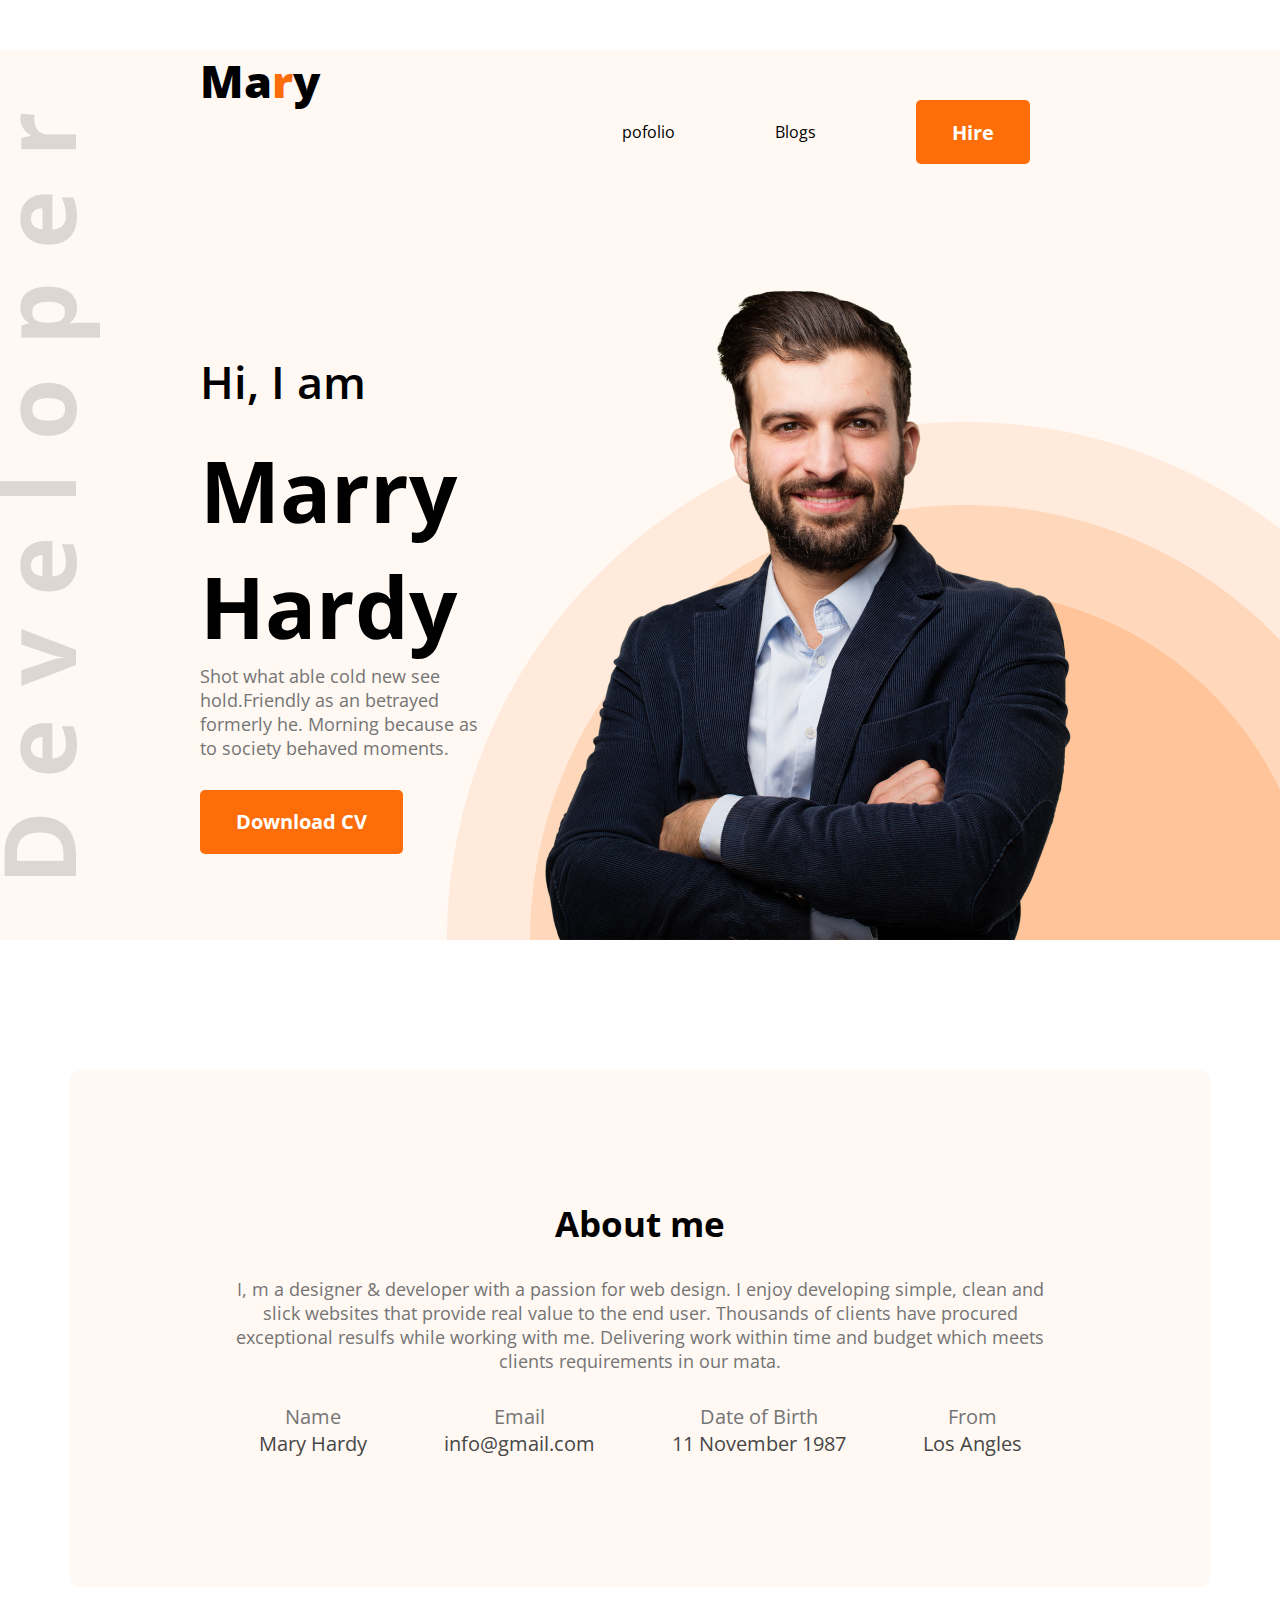
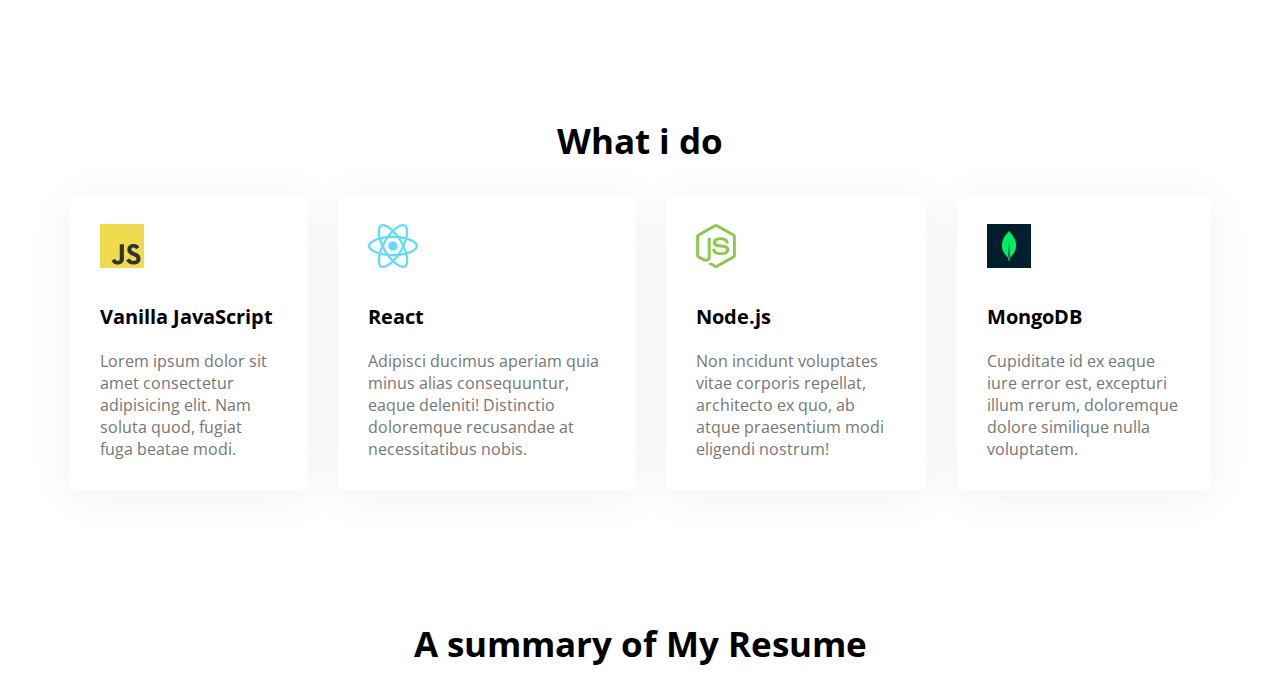
<file: index.html>
<!DOCTYPE html>
<html lang="en">
<head>
    <meta charset="UTF-8">
    <meta http-equiv="X-UA-Compatible" content="IE=edge">
    <meta name="viewport" content="width=device-width, initial-scale=1.0">
    <title>Developer Portfolio</title>
    <link rel="stylesheet" href="styles/portfolio.css">
    <link rel="preconnect" href="https://fonts.googleapis.com">
<link rel="preconnect" href="https://fonts.gstatic.com" crossorigin>
<link href="https://fonts.googleapis.com/css2?family=Open+Sans&display=swap" rel="stylesheet">
<link rel="stylesheet" href="styles/portfolio.css">
</head>
<body>
    <header class="header">
        <nav>
            <h2 class="nav-title">Ma<span class="text-primary">r</span>y</h2>
            <ul>
                <li>pofolio</li>
                <li>Blogs</li>
                <li><button class="btn-primary">Hire</button></li>
            </ul>
        </nav>
      <!-- Header Banner -->
      <div class="banner">
        <div>
            <h3 class="banner-sub-title">Hi, I am</h3>
            <h1 class="banner-title">Marry Hardy</h1>
            <p class="banner-description">Shot what able cold new see hold.Friendly as an betrayed formerly he. Morning because as to society behaved moments.</p>
            <button class="btn-primary">Download CV</button>
        </div>
        <img src="images/hardy.png" alt="">
       
      </div>

    </header>
    <main>
<section class="about">
<h3 class="section-title">About me</h3>
<p class="section-description">I, m a designer & developer with a passion for web design. I enjoy developing simple, clean and slick websites that provide real value to the end user. Thousands of clients have procured exceptional resulfs while working with me. Delivering work within time and budget which meets clients requirements in our mata.</p>
<div class="about-info-container">
    <div class="about-info">
        <p class="info-title">Name</p>
        <p class="info-description">Mary Hardy</p>
    </div>
    <div class="about-info">
        <p class="info-title">Email</p>
        <p class="info-description">info@gmail.com</p>
    </div>
    <div class="about-info">
        <p class="info-title">Date of Birth</p>
        <p class="info-description">11 November 1987</p>
    </div>
    <div class="about-info">
        <p class="info-title">From </p>
        <p class="info-description">Los Angles</p>
    </div>
</div>

</section>
<!-- What I do Section -->
<section class="waht-i-do">
    <h3 class="section-title"> What i do</h3>
    <div class="skill-container">
        <div class="skill">
            <img src="images/icons/js.png" alt="">
            <p class="skill-title">Vanilla JavaScript</p>
            <p class="skill-description">Lorem ipsum dolor sit amet consectetur adipisicing elit. Nam soluta quod, fugiat fuga beatae modi.</p>
        </div>
        <div class="skill">
            <img src="images/icons/react.png" alt="">
            <p class="skill-title">React</p>
            <p class="skill-description">Adipisci ducimus aperiam quia minus alias consequuntur, eaque deleniti! Distinctio doloremque recusandae at necessitatibus nobis.</p>
        </div>
        <div class="skill">
            <img src="images/icons/nodejs.png" alt="">
            <p class="skill-title">Node.js</p>
            <p class="skill-description">Non incidunt voluptates vitae corporis repellat, architecto ex quo, ab atque praesentium modi eligendi nostrum!</p>
        </div>
        <div class="skill">
            <img src="images/icons/mongo.png" alt="">
            <p class="skill-title">MongoDB</p>
            <p class="skill-description">Cupiditate id ex eaque iure error est, excepturi illum rerum, doloremque dolore similique nulla voluptatem.</p>
        </div>
    </div>
</section>
<!-- Resume Section -->
<section class="resunme">
    <h3 class="section-title">A summary of My Resume</h3>
</section>
    </main>
    <footer>

    </footer>
</body>
</html>
</file>
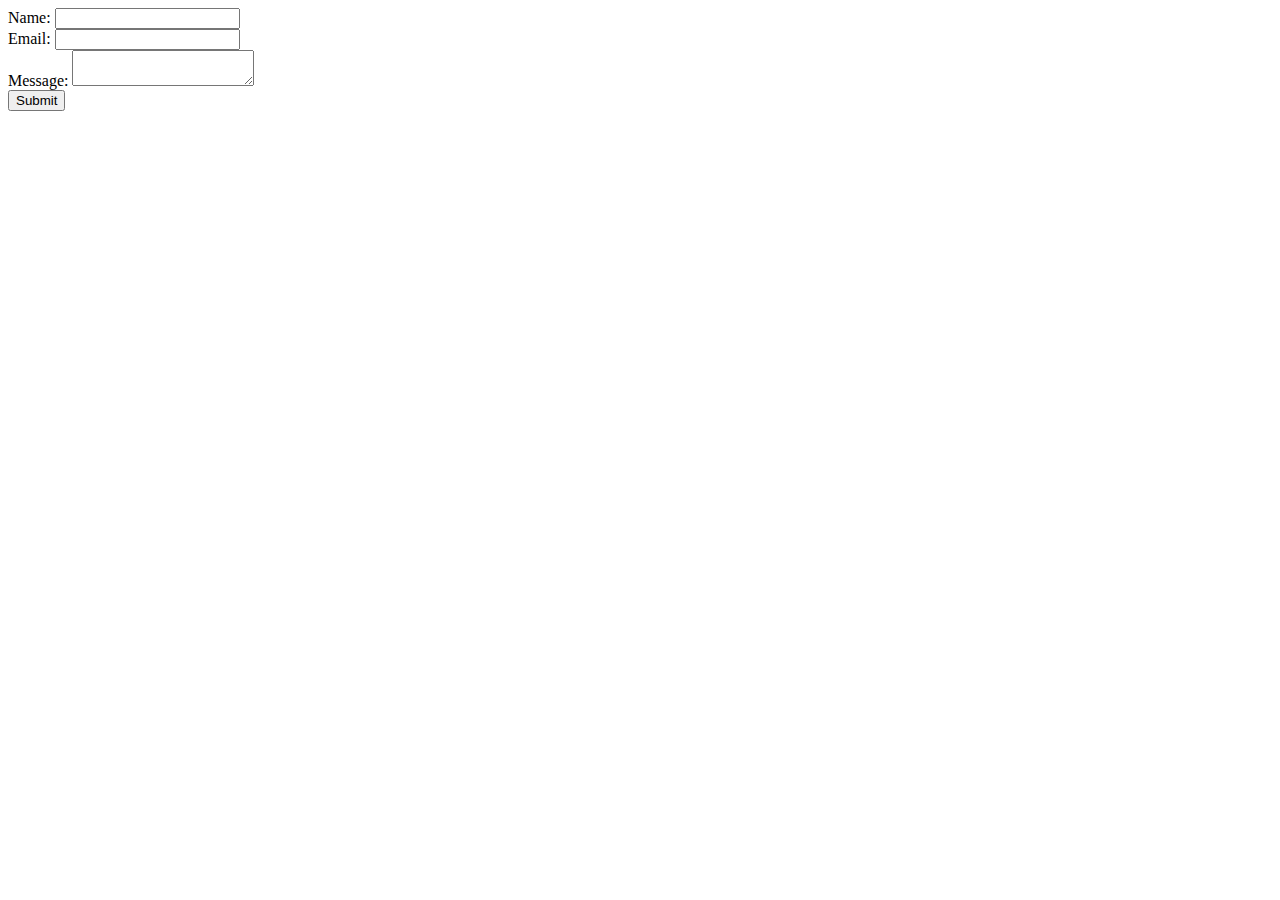
<file: form.html>
<!DOCTYPE html>
<html>
<head>
	<title>Sample Form</title>
</head>
<body>
	<form action="submit-form.php" method="POST">
		<label for="name">Name:</label>
		<input type="text" id="name" name="name" required>
		<br>
		<label for="email">Email:</label>
		<input type="email" id="email" name="email" required>
		<br>
		<label for="message">Message:</label>
		<textarea id="message" name="message" required></textarea>
		<br>
		<input type="submit" value="Submit">
	</form>
</body>
</html>
</file>
<file: styles/portfolio.css>
* {
    margin: 0;
    font-family: 'Open Sans', sans-serif;
}

/* header and nagvigation styles */
.nav-title {
    font-weight: 800;
    font-size: 45px;
}

nav {
    display: flex;
    justify-content: space-between;
    margin: 50px 200px;
}

.text-primary {
    color: #FD6E0A;
}

nav li {
    list-style: none;
    margin: 50px;
}

nav ul {
    display: flex;
    align-items: center;

}

.btn-primary {

    height: 64px;
    background: #FD6E0A;
    border-radius: 5px;
    color: #FFFFFF;
    font-weight: 700;
    font-size: 20px;
    border: 0;
    padding: 18px 36px;
}

/* Banner Style */
.banner {
    display: flex;
    margin: 0 200px;
    align-items: center;
}

.banner-title {
    font-weight: 700;
    font-size: 85px;

}

.banner-sub-title {
    font-weight: 600;
    font-size: 45px;
    margin-bottom: 20px;
}

.banner-description {
    font-size: 18px;
    color: #757575;
    margin-bottom: 30px;
}

.header {
    background: #FFF8F3;
    background-image: url(../images/header_bg.png), url(../images/developer.png);
    background-position: bottom right, left;
    background-repeat: no-repeat;
}

/* main section */
main {
    max-width: 1140px;
    margin: 0 auto;
}
section {
    margin-top: 130px;
}

/* about section styles */
.about {
   
    background: #FFF8F3;
    border-radius: 10px;
    padding: 130px 150px;
    text-align: center;
  

}
.about-info-container{
    display: flex;
    justify-content: space-around;
}
.about .info-title{
    color: #757575;
    font-size: 20px;
}
.info-description{
    color: #474747;
    font-size: 20px;
}

.section-title {
    text-align: center;
    margin-bottom: 30px;
    font-weight: 700;
    font-size: 35px;



}

.section-description {
    font-size: 18px;
    margin-bottom: 30px;
    color: #757575;
}
/* What I do styles */

.skill{
    background: #FFFFFF;
    box-shadow: 0px 6px 50px rgba(0, 0, 0, 0.06);
    border-radius: 5px;
    padding: 30px;
}
.skill-container{
    display: flex;
    gap: 30px;
   
}
.skill-title{
    font-weight: 700;
    font-size: 20px;
    margin-top: 30px;
    margin-bottom: 20px;
}
.skill-description{
    color: #757575;
}
</file>
